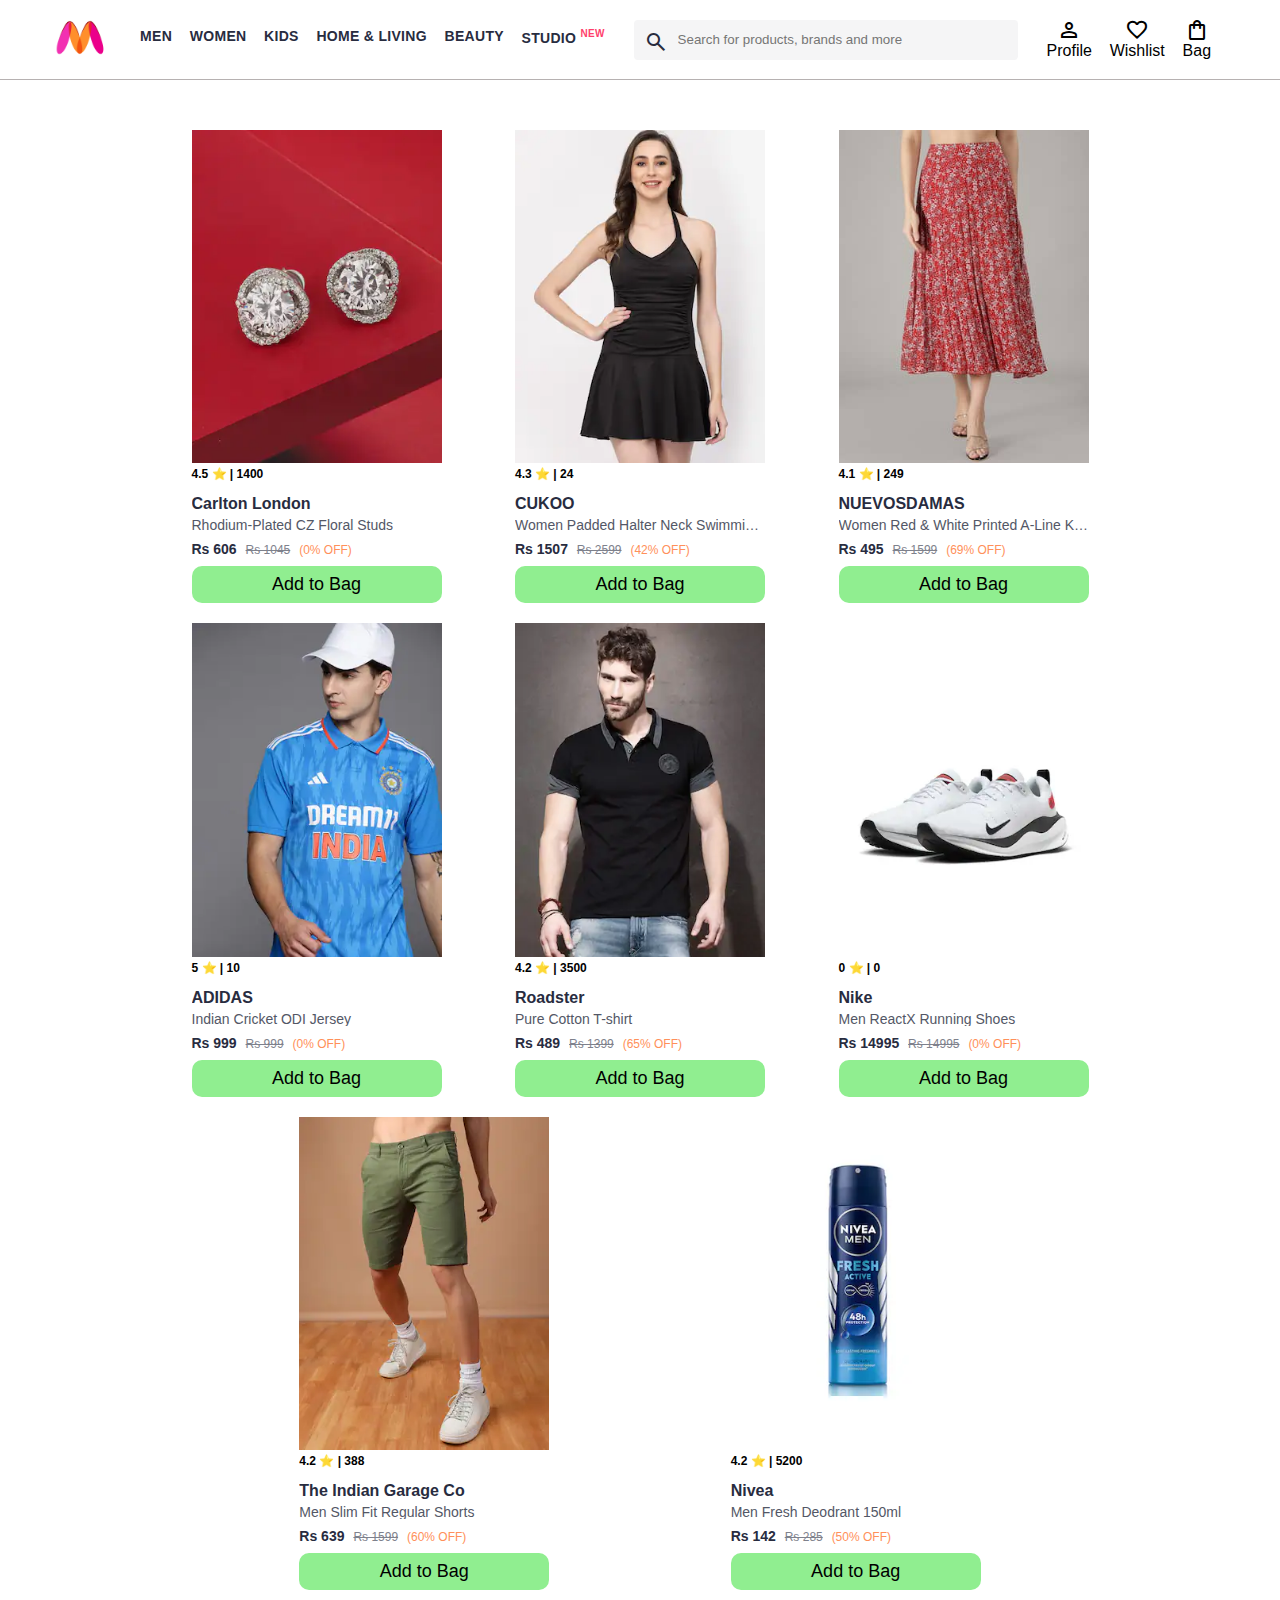
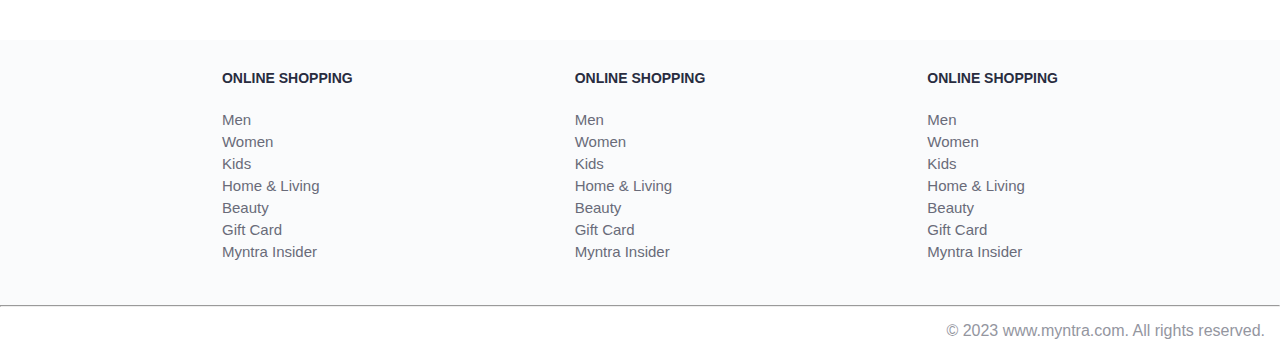
<file: Myntra.html>
<!DOCTYPE html>
<html lang="en">

<head>
  <title>Myntra Functional Clone</title>
  <link rel="shortcut icon" href="images/favicon.png" type="image/x-icon">
  <link rel="stylesheet" href="css/index.css">
  <link rel="stylesheet"
    href="https://fonts.googleapis.com/css2?family=Material+Symbols+Outlined:opsz,wght,FILL,GRAD@20..48,100..700,0..1,-50..200" />
</head>

<body>
  <header>
    <div class="logo_container">
      <a href="index.html"><img class="myntra_home" src="images/myntra_logo.webp" alt="Myntra Home"></a>
    </div>
    <nav class="nav_bar">
      <a href="Myntra.html">Men</a>
      <a href="Myntra.html">Women</a>
      <a href="Myntra.html">Kids</a>
      <a href="Myntra.html">Home & Living</a>
      <a href="Myntra.html">Beauty</a>
      <a href="Myntra.html">Studio <sup>New</sup></a>
    </nav>
    <div class="search_bar">
      <span class="material-symbols-outlined search_icon">search</span>
      <input class="search_input" placeholder="Search for products, brands and more">
    </div>
    <div class="action_bar">
      <div class="action_container">
        <span class="material-symbols-outlined action_icon">person</span>
        <span class="action_name">Profile</span>
      </div>

      <div class="action_container">
        <span class="material-symbols-outlined action_icon">favorite</span>
        <span class="action_name">Wishlist</span>
      </div>

      <a class="action_container" href="pages/bag.html">
        <span class="material-symbols-outlined action_icon">shopping_bag</span>
        <span class="action_name">Bag</span>
        <span class="bag-item-count">0</span>
      </a>
    </div>
  </header>

  <main>
    <div class="items-container"></div>
  </main>

  <footer>
    <div class="footer_container">
      <div class="footer_column">
        <h3>ONLINE SHOPPING</h3>

        <a href="#">Men</a>
        <a href="#">Women</a>
        <a href="#">Kids</a>
        <a href="#">Home & Living</a>
        <a href="#">Beauty</a>
        <a href="#">Gift Card</a>
        <a href="#">Myntra Insider</a>
      </div>

      <div class="footer_column">
        <h3>ONLINE SHOPPING</h3>

        <a href="#">Men</a>
        <a href="#">Women</a>
        <a href="#">Kids</a>
        <a href="#">Home & Living</a>
        <a href="#">Beauty</a>
        <a href="#">Gift Card</a>
        <a href="#">Myntra Insider</a>
      </div>

      <div class="footer_column">
        <h3>ONLINE SHOPPING</h3>

        <a href="#">Men</a>
        <a href="#">Women</a>
        <a href="#">Kids</a>
        <a href="#">Home & Living</a>
        <a href="#">Beauty</a>
        <a href="#">Gift Card</a>
        <a href="#">Myntra Insider</a>
      </div>
    </div>
    <hr>

    <div class="copyright">
      © 2023 www.myntra.com. All rights reserved.
    </div>
  </footer>

  <script src="data/items.js"></script>
  <script src="script/index.js"></script>

</body>

</html>
</file>
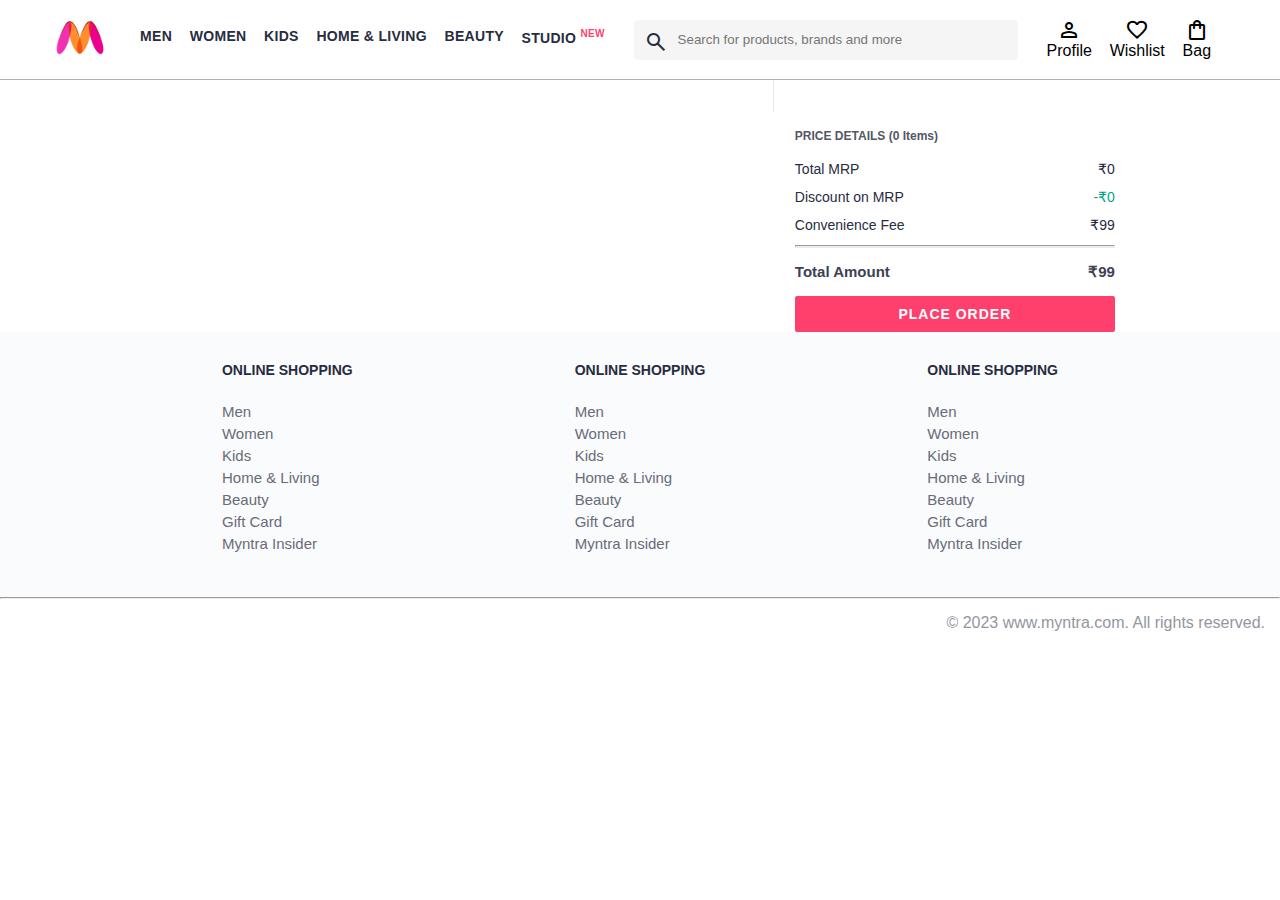
<file: pages/bag.html>
<!DOCTYPE html>
<html lang="en">

<head>
  <title>Myntra Clone</title>
  <link rel="stylesheet" href="../css/index.css">
  <link rel="stylesheet" href="../css/bag.css">
  <link rel="shortcut icon" href="myntra-logo.png" type="image/x-icon">
  <link rel="stylesheet"
    href="https://fonts.googleapis.com/css2?family=Material+Symbols+Outlined:opsz,wght,FILL,GRAD@20..48,100..700,0..1,-50..200" />
</head>

<body>
  <header>
    <div class="logo_container">
      <a href="../Myntra.html"><img class="myntra_home" src="../images/myntra_logo.webp" alt="Myntra Home"></a>
    </div>
    <nav class="nav_bar">
      <a href="../index.html">Men</a>
      <a href="../index.html">Women</a>
      <a href="../index.html">Kids</a>
      <a href="../index.html">Home & Living</a>
      <a href="../index.html">Beauty</a>
      <a href="../index.html">Studio <sup>New</sup></a>
    </nav>
    <div class="search_bar">
      <span class="material-symbols-outlined search_icon">search</span>
      <input class="search_input" placeholder="Search for products, brands and more">
    </div>
    <div class="action_bar">
      <div class="action_container">
        <span class="material-symbols-outlined action_icon">person</span>
        <span class="action_name">Profile</span>
      </div>

      <div class="action_container">
        <span class="material-symbols-outlined action_icon">favorite</span>
        <span class="action_name">Wishlist</span>
      </div>

      <div class="action_container">
        <span class="material-symbols-outlined action_icon">shopping_bag</span>
        <span class="action_name">Bag</span>
        <span class="bag-item-count">0</span>
      </div>
    </div>
  </header>
  <main>
    <div class="bag-page">
      <div class="bag-items-container">
      </div>
      <div class="bag-summary">
      </div>

    </div>
  </main>
  <footer>
    <div class="footer_container">
      <div class="footer_column">
        <h3>ONLINE SHOPPING</h3>

        <a href="#">Men</a>
        <a href="#">Women</a>
        <a href="#">Kids</a>
        <a href="#">Home & Living</a>
        <a href="#">Beauty</a>
        <a href="#">Gift Card</a>
        <a href="#">Myntra Insider</a>
      </div>

      <div class="footer_column">
        <h3>ONLINE SHOPPING</h3>

        <a href="#">Men</a>
        <a href="#">Women</a>
        <a href="#">Kids</a>
        <a href="#">Home & Living</a>
        <a href="#">Beauty</a>
        <a href="#">Gift Card</a>
        <a href="#">Myntra Insider</a>
      </div>

      <div class="footer_column">
        <h3>ONLINE SHOPPING</h3>

        <a href="#">Men</a>
        <a href="#">Women</a>
        <a href="#">Kids</a>
        <a href="#">Home & Living</a>
        <a href="#">Beauty</a>
        <a href="#">Gift Card</a>
        <a href="#">Myntra Insider</a>
      </div>
    </div>
    <hr>

    <div class="copyright">
      © 2023 www.myntra.com. All rights reserved.
    </div>
  </footer>
  <script src="../data/items.js"></script>
  <script src="../script/index.js"></script>
  <script src="../script/bag.js"></script>
</body>

</html>
</file>
<file: css/index.css>
/***************** Item Page CSS **************************/
/*
.item-details {
    cursor: pointer;
    width: 250px;
    margin: 10px;
}
.stars {
    font-size: 12px;
    font-weight: 700;
    text-align: left;
}
.company {
    font-size: 18px;
    font-weight: 700;
    line-height: 1;
    color: #282c3f;
    margin-bottom: 6px;
    overflow: hidden;
    text-overflow: ellipsis;
    white-space: nowrap;
    margin-top: 20px;
}
.item-name {
    color: #535766;
    font-size: 16px;
    line-height: 1;
    margin-bottom: 0;
    margin-top: 0;
    overflow: hidden;
    text-overflow: ellipsis;
    white-space: nowrap;
    font-weight: 400;
    display: block;
}
.price-container {
    margin-top: 10px;
}
.current-price {
    font-size: 14px;
    font-weight: 700;
    color: #282c3f;
}
.original-price {
    text-decoration: line-through;
    color: #7e818c;
    font-weight: 400;
    margin-left: 5px;
    font-size: 12px;
}
.discount-percentage {
    color: #ff905a;
    font-weight: 400;
    font-size: 12px;
    margin-left: 5px;
}
.btn-bag {
    background-color: lightgreen;
    border: none;
    padding: 5px 15px;
    border-radius: 10px;
    width: 100%;
    margin-top: 7px;
    font-size: 20px;
    cursor: pointer;
}
.bag-items {
    
}*/

* {
  margin: 0;
  padding: 0;
  font-family: Assistant,-apple-system,BlinkMacSystemFont,Segoe UI,Roboto,Helvetica,Arial,sans-serif;
  box-sizing: border-box;
}
header {
  display: flex;
  background-color: #ffffff;
  height: 80px;
  justify-content: space-between;
  align-items: center;
  border-bottom: 1px solid #b6b1b1;
}
.myntra_home {
  height: 45px;
}
.logo_container {
  margin-left: 4%;
}
.action_bar {
  margin-right: 4%;
}
.nav_bar {
  display: flex;
  min-width: 500px;
  justify-content: space-evenly;
}
.nav_bar a {
  font-size: 14px;
  letter-spacing: .3px;
  color: #282c3f;
  font-weight: 700;
  text-transform: uppercase;
  text-decoration: none;
  padding: 28px 0;
  border-bottom: 5px solid #ffffff;
}
.nav_bar a:hover {
  border-bottom: 4px solid #f54e77;
}

.nav_bar a sup {
  color: #ff3f6c;
  font-size: 10px;
}

.search_bar {
  height: 40px;
  min-width: 200px;
  width: 30%;
  display: flex;
  align-items: center;
}
.search_icon {
  box-sizing: content-box;
  height: 20px;
  padding: 10px;

  background-color: #f5f5f6;
  color: #282c3f;
  font-weight: 300;
  border-radius: 4px 0 0 4px;
}
.search_input {
  color: #696e79;
  background-color: #f5f5f6;
  flex-grow: 1;
  height: 40px;
  border: 0;
  border-radius: 0 4px 4px 0;
}

.action_bar {
  display: flex;
  min-width: 200px;
  justify-content: space-evenly;
}

.action_container {
  display: flex;
  flex-direction: column;
  align-items: center;
}

/* Main section */
.banner_container {
  margin: 40px 0;
}
.banner_image {
  width: 100%;
}

.category_heading {
  text-transform: uppercase;
  color: #3e4152;
  letter-spacing: .15em;
  font-size: 1.8em;
  margin: 50px 0 10px 30px;
  max-height: 5em;
  font-weight: 700;
}

.category-items ,.items-container {
  width: 80%;
  margin: 50px 10%;
  display: flex;
  flex-wrap: wrap;
  justify-content: space-evenly;
}

.sale_item {
  width: 250px;
}

.footer_container {
  padding: 30px 0px 40px 0px;
  background: #FAFBFC;
  display: flex;
  justify-content: space-evenly;
}

.footer_column {
  display: flex;
  flex-direction: column;
}

.footer_column h3 {
  color: #282c3f;
  font-size: 14px;
  margin-bottom: 25px;
}

.footer_column a {
  color: #696b79;
  font-size: 15px;
  text-decoration: none;
  padding-bottom: 5px;
}

.copyright {
  color: #94969f;
  text-align: end;
  padding: 15px;
}

.items-container{
  width: 80%;
  margin: 40px 10%;
}
.item-container{
  width: 250px;
  margin: 10px;
}
.item-image {
  width: 100%;
}
.rating{
  font-size: 12px;
  font-weight: 700;
}
.company-name{
  margin-top: 15px;
  font-size: 16px;
  font-weight: 700;
  line-height: 1;
  color: #282c3f;
  margin-bottom: 6px;
  overflow: hidden;
  text-overflow: ellipsis;
  white-space: nowrap;
}
.item-name{
  color: #535766;
  font-size: 14px;
  line-height: 1;
  margin-bottom: 0;
  margin-top: 0;
  overflow: hidden;
  text-overflow: ellipsis;
  white-space: nowrap;
  font-weight: 400;
  display: block;
}
.price{
  margin-top: 10px;
  font-size: 14px;
  line-height: 15px;
  color: #282c3f;
  white-space: nowrap;
}
.current-price{
  font-size: 14px;
  font-weight: 700;
  color: #282c3f;
}
.original-price{
  text-decoration: line-through;
  color: #7e818c;
  font-weight: 400;
  margin-left: 5px;
  font-size: 12px;
}
.discount{
  color: #ff905a;
  font-weight: 400;
  font-size: 12px;
  margin-left: 5px;
}
.btn-add-bag{
  font-size: 18px;
  margin-top: 8px;
  width: 100%;
  background-color: lightgreen;
  border: none;
  padding: 8px 15px;
  border-radius: 10px;
  cursor: pointer;
}

.bag-item-count {
    background-color: #f16565;
    white-space: nowrap;
    text-align: center;
    line-height: 18px;
    padding: 0 6px;
    height: 18px;
    position: relative;
    border-radius: 50%;
    font-size: 12px;
    color: #fff;
    left: 13px;
    top: -44px;
    font-weight: 700;
    cursor: pointer;
}

.action_container {
  text-decoration: none;
  margin-top: 16px;
  color: black;
}
/* a.action_container:link {
  color:black;
} */
</file>
<file: css/bag.css>
.bag-items-container {
  display: inline-block;
  width: 64%;
  padding-right: 20px;
  border-right: 1px solid #eaeaec;
  padding-top: 32px;
  color: #282c3f;
  font-size: 13px;
  line-height: 1.42857143;
}

.bag-page {
  width: 75%;
  margin-left: 12.5%;
}

.bag-summary {
  vertical-align: top;
  display: inline-block;
  width: 35%;
  padding: 24px 0 0 16px;
  color: #282c3f;
  font-size: 13px;
  line-height: 1.42857143;
}

.bag-details-container {
  margin-bottom: 16px;
}

.price-header {
  font-size: 12px;
  font-weight: 700;
  margin: 24px 0 16px;
  color: #535766;
}

.price-item {
  margin-bottom: 12px;
  line-height: 16px;
  font-size: 14px;
  color: #282c3f;
}

.price-item-value {
  float: right;
}

.priceDetail-base-discount {
  color: #03a685;
}

.price-footer {
  font-weight: 700;
  font-size: 15px;
  padding-top: 16px;
  border-top: 1px solid #eaeaec;
  color: #3e4152;
  line-height: 16px;
}

.btn-place-order {
  width: 100%;
  letter-spacing: 1px;
  font-size: 14px;
  font-weight: 600;
  border-radius: 2px;
  border-width: 0px;
  padding: 10px 16px;
  background-color: rgb(255, 63, 108);
  color: rgb(255, 255, 255);
  cursor: pointer;
}

.bag-item-container {
  margin-bottom: 8px;
  background: #fff;
  font-size: 14px;
  border: 1px solid #eaeaec;
  border-radius: 4px;
  position: relative;
  padding: 12px 12px 0;
}

.item-left-part {
  position: absolute;
  background: rgb(255, 242, 223);
  height: 148px;
  width: 111px;
}

.item-right-part {
  padding-left: 12px;
  position: relative;
  min-height: 148px;
  margin-left: 111px;
  margin-bottom: 12px;
}

.bag-item-img {
  width: 100%;
}

.return-period {
  display: inline-flex;
  font-size: 14px;
  padding-top: 8px;
}

.return-period-days {
  font-weight: 700;
  margin-right: 4px;
}

.delivery-details {
  margin-top: 5px;
  color: #282c3f;
  font-size: 12px;
  letter-spacing: -.1px;
  margin-bottom: 8px;
  line-height: 15px;
}

.delivery-details-days {
  color: #03a685;
}

.remove-from-cart {
  position: absolute;
  font-size: 25px;
  top: 10px;
  right: 18px;
  width: 14px;
  height: 14px;
  cursor: pointer;
}
</file>
